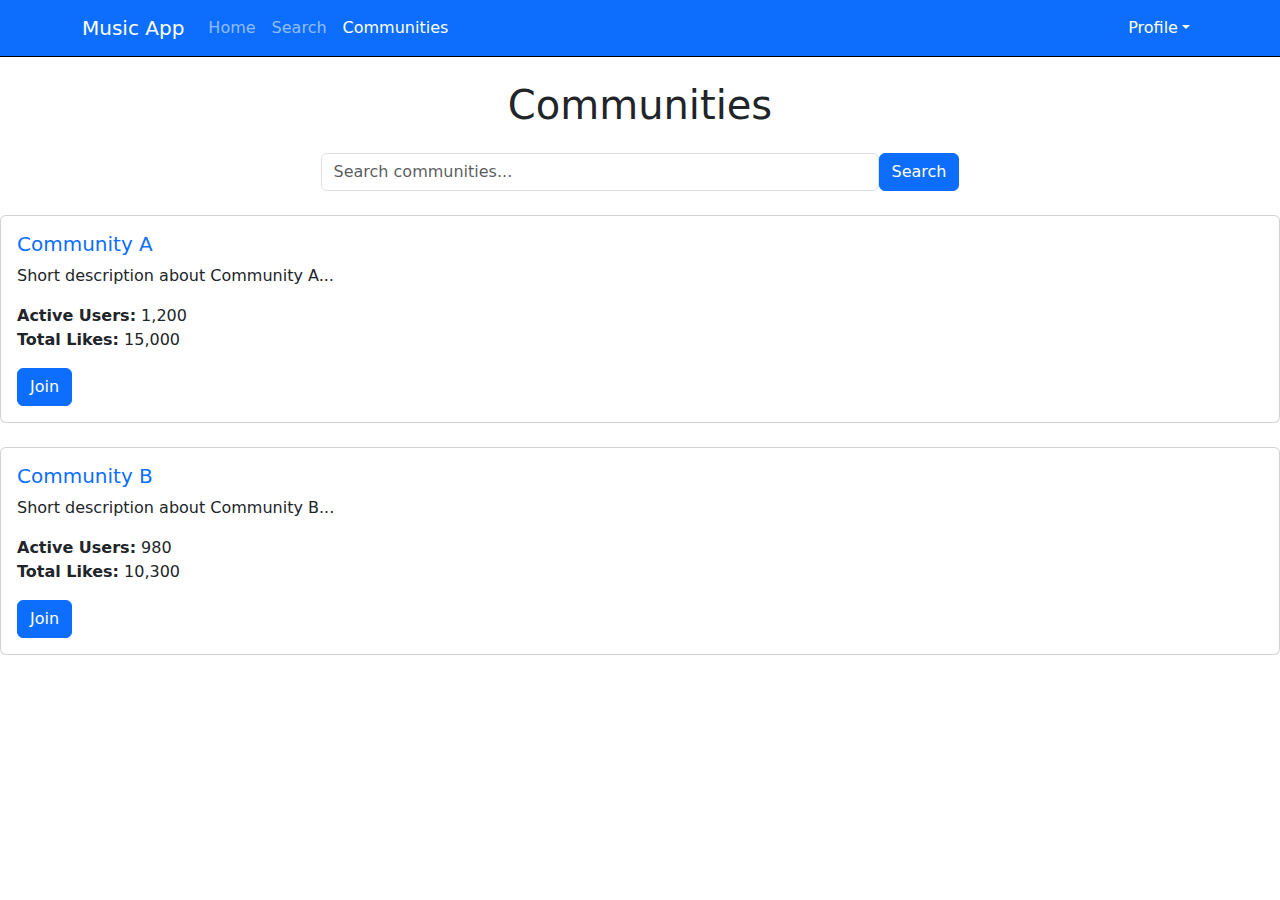
<file: communities.html>
<!DOCTYPE html>
<html lang="en">

<head>
    <meta charset="utf-8">
    <meta http-equiv="X-UA-Compatible" content="IE=edge">
    <meta name="viewport" content="width=device-width, initial-scale=1">
    <title>Music App - Search</title>
    <meta name="author" content="Daniel Huynh and Alex Fetea">

    <link href="https://fonts.googleapis.com/icon?family=Material+Icons" rel="stylesheet">
    <link rel="stylesheet" href="styles/styles.css">
    <link href="https://cdn.jsdelivr.net/npm/bootstrap@5.3.2/dist/css/bootstrap.min.css" rel="stylesheet">
</head>

<body>
    <header class="navbar navbar-expand-lg navbar-dark bg-primary">
        <div class="container">
            <a href="index.html" class="navbar-brand">Music App</a>
            
            <button class="navbar-toggler" type="button" data-bs-toggle="collapse" data-bs-target="#navbarNav" aria-controls="navbarNav" aria-expanded="false" aria-label="Toggle navigation">
                <span class="navbar-toggler-icon"></span>
            </button>
            
            <div class="collapse navbar-collapse" id="navbarNav">
                <ul class="navbar-nav me-auto">
                    <li class="nav-item">
                        <a href="home.html" class="nav-link">Home</a>
                    </li>
                    <li class="nav-item">
                        <a href="search.html" class="nav-link">Search</a>
                    </li>
                    <li class="nav-item">
                        <a href="communities.html" class="nav-link active">Communities</a>
                    </li>
                </ul>
                
                
                <ul class="navbar-nav ms-auto">
                    <li class="nav-item dropdown hover-dropdown">
                        <a class="nav-link dropdown-toggle active" href="profile.html" id="profileDropdown" role="button" data-bs-toggle="dropdown" aria-expanded="false">Profile</a>
                        <ul class="dropdown-menu dropdown-menu-end" aria-labelledby="profileDropdown">
                            <li><a class="dropdown-item" href="profile.html">My profile</a></li>
                            <li><a class="dropdown-item" href="#">Settings</a></li>
                            <li><a class="dropdown-item" href="notifications.html">Notifications</a></li>
                            <li><a class="dropdown-item" href="#">Friends</a></li>
                            <li><a class="dropdown-item" href="#">Playlists</a></li>
                        </ul>
                    </li>
                </ul>
            </div>
        </div>
    </header>

    <div class="container mt-4">
        <h1 class="text-center">Communities</h1>
        

        <div class="search-bar mt-4 d-flex justify-content-center">
            <input type="text" class="form-control w-50" placeholder="Search communities...">
            <button class="btn btn-primary ml-2">Search</button>
        </div>
    </div>

<div class="communities-list mt-4">
    <div class="row">

        <div class="col-12 mb-4">
            <div class="card">
                <div class="card-body">
                    <h5 class="card-title">
                        <a href="#" class="text-decoration-none">Community A</a>
                    </h5>
                    <p class="card-text">Short description about Community A...</p>
                    <ul class="list-unstyled">
                        <li><strong>Active Users:</strong> 1,200</li>
                        <li><strong>Total Likes:</strong> 15,000</li>
                    </ul>
                    <a href="#" class="btn btn-primary">Join</a>
                </div>
            </div>
        </div>
        
        <div class="col-12 mb-4">
            <div class="card">
                <div class="card-body">
                    <h5 class="card-title">
                        <a href="#" class="text-decoration-none">Community B</a>
                    </h5>
                    <p class="card-text">Short description about Community B...</p>
                    <ul class="list-unstyled">
                        <li><strong>Active Users:</strong> 980</li>
                        <li><strong>Total Likes:</strong> 10,300</li>
                    </ul>
                    <a href="#" class="btn btn-primary">Join</a>
                </div>
            </div>
        </div>
        


    </div>
</div>


</body>

</html>
</file>
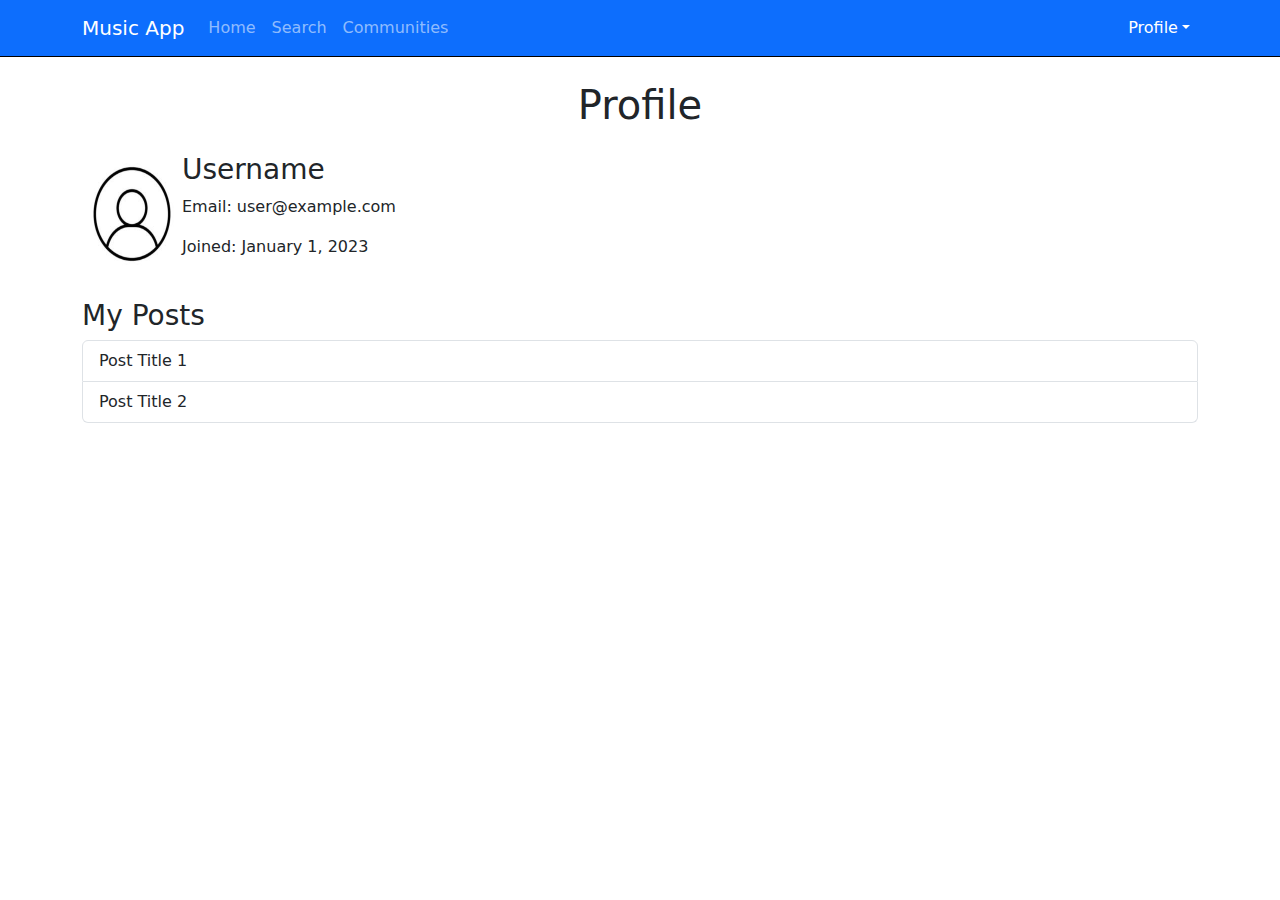
<file: profile.html>
<!DOCTYPE html>
<html lang="en">

<head>
    <meta charset="utf-8">
    <meta http-equiv="X-UA-Compatible" content="IE=edge">
    <meta name="viewport" content="width=device-width, initial-scale=1">
    <title>Music App - Profile</title>
    <meta name="author" content="Daniel Huynh and Alex Fetea">
    
    <link href="https://fonts.googleapis.com/icon?family=Material+Icons" rel="stylesheet">
    <link rel="stylesheet" href="styles/styles.css">
    <link href="https://cdn.jsdelivr.net/npm/bootstrap@5.3.2/dist/css/bootstrap.min.css" rel="stylesheet">
</head>

<body>
    <header class="navbar navbar-expand-lg navbar-dark bg-primary">
        <div class="container">
            <a href="index.html" class="navbar-brand">Music App</a>
            
            <button class="navbar-toggler" type="button" data-bs-toggle="collapse" data-bs-target="#navbarNav" aria-controls="navbarNav" aria-expanded="false" aria-label="Toggle navigation">
                <span class="navbar-toggler-icon"></span>
            </button>
            
            <div class="collapse navbar-collapse" id="navbarNav">
                <ul class="navbar-nav me-auto">
                    <li class="nav-item">
                        <a href="home.html" class="nav-link">Home</a>
                    </li>
                    <li class="nav-item">
                        <a href="search.html" class="nav-link">Search</a>
                    </li>
                    <li class="nav-item">
                        <a href="communities.html" class="nav-link">Communities</a>
                    </li>
                </ul>
                
                <ul class="navbar-nav ms-auto">
                    <li class="nav-item dropdown hover-dropdown">
                        <a class="nav-link dropdown-toggle active" href="profile.html" id="profileDropdown" role="button" data-bs-toggle="dropdown" aria-expanded="false">Profile</a>
                        <ul class="dropdown-menu dropdown-menu-end" aria-labelledby="profileDropdown">
                            <li><a class="dropdown-item" href="profile.html">My profile</a></li>
                            <li><a class="dropdown-item" href="#">Settings</a></li>
                            <li><a class="dropdown-item" href="notifications.html">Notifications</a></li>
                            <li><a class="dropdown-item" href="#">Friends</a></li>
                            <li><a class="dropdown-item" href="#">Playlists</a></li>
                        </ul>
                    </li>
                </ul>
            </div>
        </div>
    </header>

    <div class="container mt-4">
        <h1 class="text-center">Profile</h1>
        
        <div class="profile-info mt-4 d-flex">
            <img src="images/profile.jpg" alt="User Profile Picture" class="rounded-circle" width="100">
            <div class="ml-3">
                <h3>Username</h3>
                <p>Email: user@example.com</p>
                <p>Joined: January 1, 2023</p>
            </div>
        </div>
        
        <div class="user-posts mt-4">
            <h3>My Posts</h3>
            <ul class="list-group">
                <li class="list-group-item">Post Title 1</li>
                <li class="list-group-item">Post Title 2</li>

            </ul>
        </div>
    </div>
    
    
</body>

</html>
</file>
<file: styles/styles.css>
/* By Daniel Huynh and Alex Fetea */

.login-container {
    width: 100%;
    height: 100%;
    padding: 20px;
    display: flex;
    flex-direction: column;
    justify-content: center;
    align-items: center;
}

.form-floating {
    margin-top: 5px;
    margin-bottom: 5px;
    width: 50%;
}

form.login-form {
    margin: 3px;
    padding: 5px;
    display: flex;
    flex-direction: column;
    justify-content: center;
    align-items: center;
    width: 60%;
}

.main {
    height: 90%;
    width: 100%;
    display: flex;
    justify-content: center;
    align-items: center;
}

#login-submit-btn {
    margin-top: 12px;
}

input.login-field {
    width: 100%;
}

header {
    height: 10%;
    width: 100%;
    display: flex;
    justify-content: left;
    align-items: center;
    border-bottom: black 1px solid;
}

header h1 {
    margin-left: 10px;
}

header h1 a {
    text-decoration: none;
    color: black;
}

.root {
    background-color: #f5f5f5;
    height: 100vh;
    width: 100vw;
}

img.feed-item-profile-picture {
    width: 40px;
    height: 40px;
    border-radius: 50%;
    margin-right: 10px;
}

.feed-item {
    width: 50%;
    height: 50%;
    display: flex;
    flex-direction: column;
    justify-content: left;
    align-items: left;
    padding-top: 10px;
    padding-left: 10px;
    padding-right: 10px;
    border-bottom: black 1px solid;
}

.feed-item-footer {
    padding: 3px;
    margin-right: 5px;
}

.feed-item-content {
    display: flex;
    flex-direction: column;
    justify-content: center;
    align-items: center;
}

.feed-item-post-image {
    width: 50%;
    height: auto;
    margin-top: 10px;
    margin-bottom: 10px;
}

@media screen and (max-width: 750px) {
    .feed-item {
        width: 65%;
    }
    
}

.player-controls {
    display: flex;
    gap: 1rem;
    justify-content: center;
    margin-top: 1rem;
}

.player-controls .player-btn {
    font-size: 1.5rem;
    color: #333;
    cursor: pointer;
}

.player-controls .player-btn:hover {
    color: #555;
}

.icon-button {
    background: none;
    border: none;
    font-size: 24px;
    cursor: pointer;
    padding: 0;
    margin: 0;
    color: #333;
    transition: color 0.3s ease;
}

.icon-button:hover {
    color: #555;
}

.material-icons {
    vertical-align: middle;
}

.feed-item-profile-picture {
    width: 50px;
    height: 50px;
    border-radius: 50%;
    object-fit: cover;
}

.feed-item-post-image {
    max-width: 100%;
    height: auto;
    display: block;
    margin-left: auto;
    margin-right: auto;
}

.img-wrapper {
    position: relative;
    width: 100%;
    max-width: 600px;
}

.img-wrapper .custom-range {
    position: relative;
    width: 100%;
    margin: 0;
}

.text-button {
    background: none;
    border: none;
    padding: 0;
    font-family: arial, sans-serif;
    text-decoration: underline;
    cursor: pointer;
    font-size: 1rem;
    outline: none;
    transition: color 0.2s;
}

.text-button:hover {
    color: #0056b3;
}

.text-button:focus {
    outline: none;
}

.hover-dropdown:hover .dropdown-menu {
    display: block;
}

.post-title:hover {
    font-weight: bold;
}

body.dark-mode {
    background-color: #121212; /* Dark background color */
    color: #ffffff; /* White text color */
}

body.dark-mode .navbar,
body.dark-mode .card {
    background-color: #1f1f1f; /* Dark background color for navbar and cards */
    color: #ffffff;
}

body.dark-mode .navbar-light .navbar-nav .nav-link {
    color: #ffffff; /* White text color for nav links */
}

body.dark-mode h1, h2, h3, h4, h5, h6 {
    color: #ffffff; /* White text color for headings */
}

body.dark-mode div .card h1, h2, h3, h4, h5, h6, button {
    color: #ffffff; /* White text color for headings */
}
</file>
